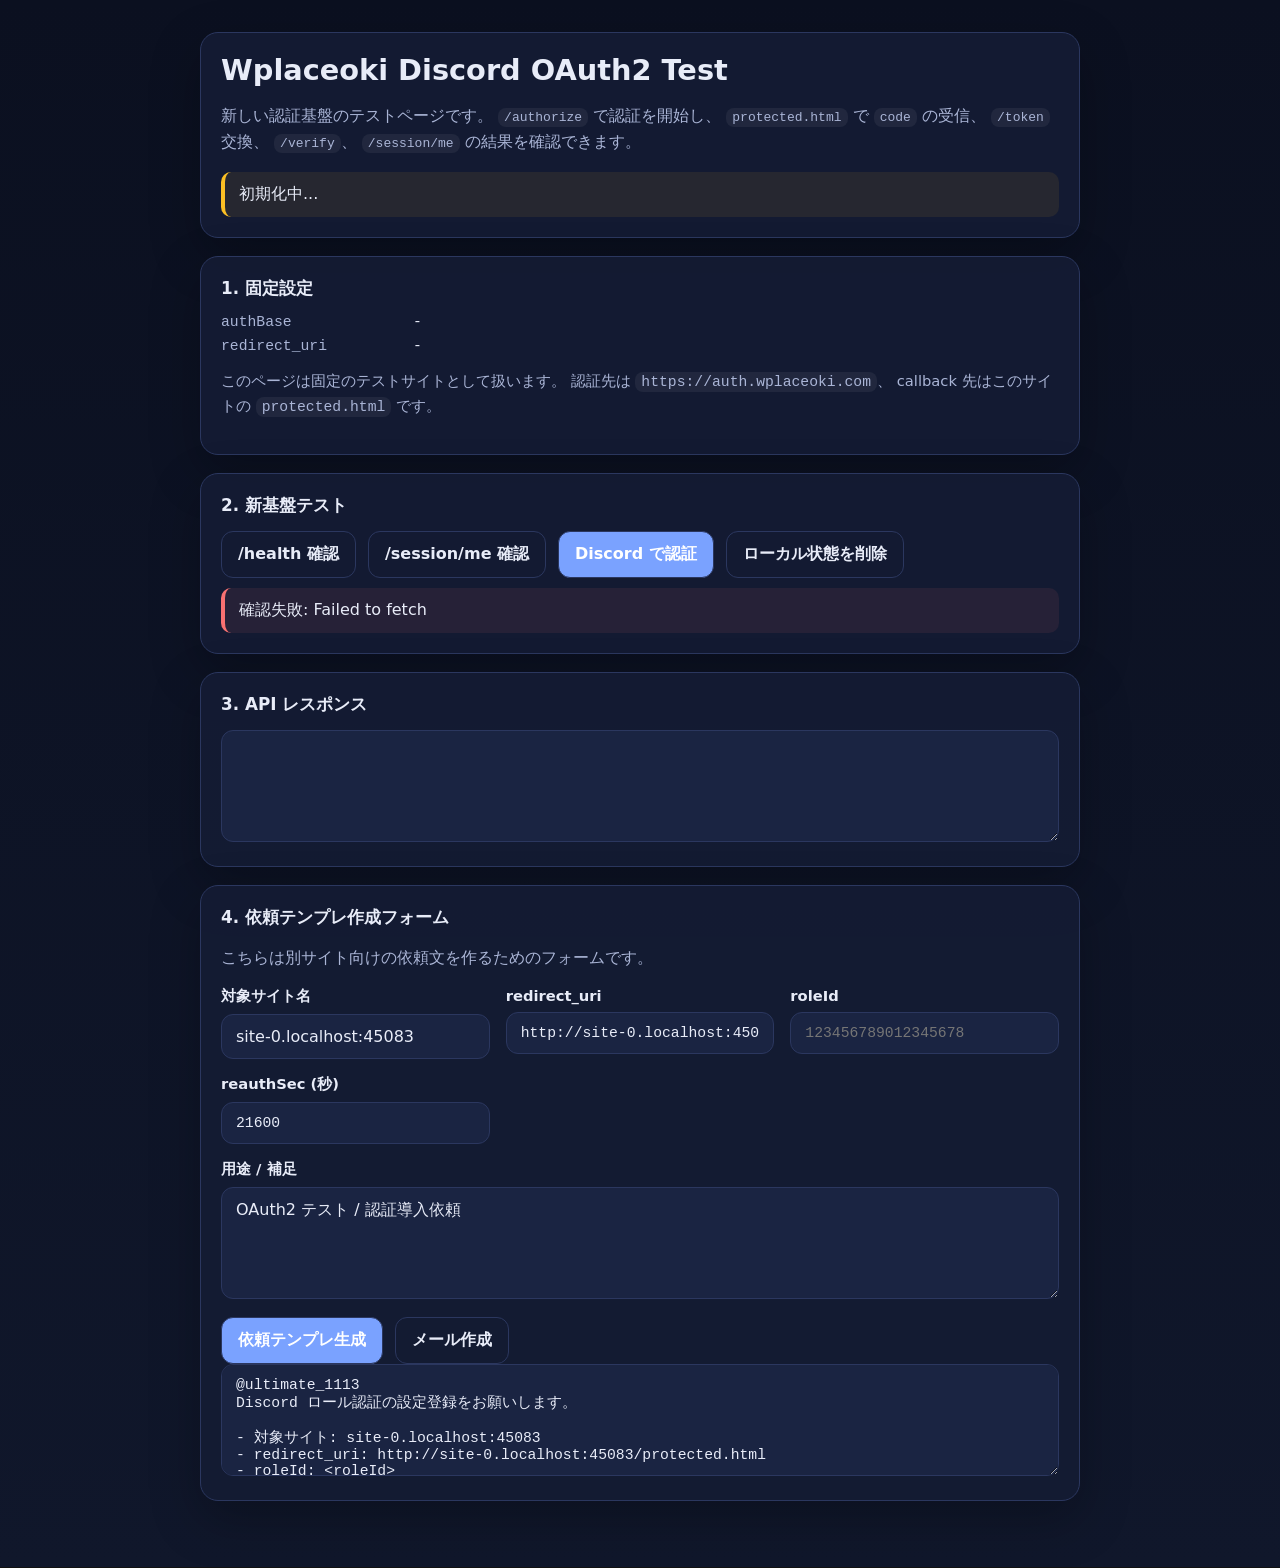
<file: index.html>
<!DOCTYPE html>
<html lang="ja">
<head>
  <meta charset="UTF-8" />
  <meta name="viewport" content="width=device-width, initial-scale=1.0" />
  <title>Wplaceoki OAuth2 Test</title>
  <link rel="stylesheet" href="./style.css" />
</head>
<body>
  <div class="wrap">
    <div class="card">
      <h1>Wplaceoki Discord OAuth2 Test</h1>
      <p>
        新しい認証基盤のテストページです。
        <code>/authorize</code> で認証を開始し、
        <code>protected.html</code> で
        <code>code</code> の受信、
        <code>/token</code> 交換、
        <code>/verify</code>、
        <code>/session/me</code> の結果を確認できます。
      </p>
      <div id="topStatus" class="status warn">初期化中...</div>
    </div>

    <div class="card">
      <h2>1. 固定設定</h2>
      <div class="kv mono">
        <div>authBase</div><div id="authBaseValue">-</div>
        <div>redirect_uri</div><div id="redirectUriValue">-</div>
      </div>
      <p class="small">
        このページは固定のテストサイトとして扱います。
        認証先は <code>https://auth.wplaceoki.com</code>、
        callback 先はこのサイトの <code>protected.html</code> です。
      </p>
    </div>

    <div class="card">
      <h2>2. 新基盤テスト</h2>
      <div class="row">
        <button id="healthBtn" type="button" class="secondary">/health 確認</button>
        <button id="sessionBtn" type="button" class="secondary">/session/me 確認</button>
        <button id="startAuthBtn" type="button">Discord で認証</button>
        <button id="clearLocalBtn" type="button" class="secondary">ローカル状態を削除</button>
      </div>
      <div id="configStatus" class="status">待機中</div>
    </div>

    <div class="card">
      <h2>3. API レスポンス</h2>
      <textarea id="currentConfigOutput" class="mono" readonly></textarea>
    </div>

    <div class="card">
      <h2>4. 依頼テンプレ作成フォーム</h2>
      <p>
        こちらは別サイト向けの依頼文を作るためのフォームです。
      </p>
      <div class="grid">
        <div>
          <label for="reqSiteName">対象サイト名</label>
          <input id="reqSiteName" placeholder="app.wplaceoki.com" />
        </div>
        <div>
          <label for="reqRedirectUri">redirect_uri</label>
          <input id="reqRedirectUri" class="mono" placeholder="https://app.wplaceoki.com/auth/callback" />
        </div>
        <div>
          <label for="reqRoleId">roleId</label>
          <input id="reqRoleId" class="mono" placeholder="123456789012345678" />
        </div>
        <div>
          <label for="reqReauthSec">reauthSec (秒)</label>
          <input id="reqReauthSec" class="mono" type="number" min="60" step="1" placeholder="21600" />
        </div>
      </div>
      <div style="margin-top: 16px;">
        <label for="reqPurpose">用途 / 補足</label>
        <textarea id="reqPurpose" placeholder="一般会員向けサイト / 管理画面 / テスト用途 など"></textarea>
      </div>
      <div class="row" style="margin-top: 14px;">
        <button id="buildTemplateBtn" type="button">依頼テンプレ生成</button>
        <button id="mailtoBtn" type="button" class="secondary">メール作成</button>
      </div>
      <textarea id="requestTemplateOutput" class="mono" readonly></textarea>
    </div>
  </div>

  <script>
    const STATE_KEY = "wplaceoki-oauth-test-state";
    const TOKEN_KEY = "wplaceoki-oauth-test-token";
    const TOKEN_RESPONSE_KEY = "wplaceoki-oauth-test-token-response";

    const els = {
      topStatus: document.getElementById("topStatus"),
      authBaseValue: document.getElementById("authBaseValue"),
      redirectUriValue: document.getElementById("redirectUriValue"),

      healthBtn: document.getElementById("healthBtn"),
      sessionBtn: document.getElementById("sessionBtn"),
      startAuthBtn: document.getElementById("startAuthBtn"),
      clearLocalBtn: document.getElementById("clearLocalBtn"),
      configStatus: document.getElementById("configStatus"),
      currentConfigOutput: document.getElementById("currentConfigOutput"),

      reqSiteName: document.getElementById("reqSiteName"),
      reqRedirectUri: document.getElementById("reqRedirectUri"),
      reqRoleId: document.getElementById("reqRoleId"),
      reqReauthSec: document.getElementById("reqReauthSec"),
      reqPurpose: document.getElementById("reqPurpose"),
      buildTemplateBtn: document.getElementById("buildTemplateBtn"),
      mailtoBtn: document.getElementById("mailtoBtn"),
      requestTemplateOutput: document.getElementById("requestTemplateOutput")
    };

    let authBase = "https://auth.wplaceoki.com";
    let redirectUri = `${location.origin}/protected.html`;

    function setStatus(el, type, text) {
      el.className = `status ${type}`.trim();
      el.textContent = text;
    }

    function clearStatusLater(el, ms = 4000, fallbackText = "待機中") {
      window.setTimeout(() => {
        el.className = "status";
        el.textContent = fallbackText;
      }, ms);
    }

    function randomClientState() {
      return crypto.randomUUID();
    }

    function getAuthorizeUrl() {
      const clientState = randomClientState();
      localStorage.setItem(STATE_KEY, clientState);

      const url = new URL(`${authBase}/authorize`);
      url.searchParams.set("redirect_uri", redirectUri);
      url.searchParams.set("client_state", clientState);
      return url.toString();
    }

    async function loadHealth() {
      try {
        setStatus(els.configStatus, "warn", "/health を確認しています...");

        const res = await fetch(`${authBase}/health`);
        const data = await res.json();

        els.currentConfigOutput.value = JSON.stringify(data, null, 2);
        els.authBaseValue.textContent = authBase;
        els.redirectUriValue.textContent = redirectUri;

        if (!data.ok) {
          setStatus(els.configStatus, "err", `確認失敗: ${res.status}`);
          return;
        }

        setStatus(els.configStatus, "ok", "/health は正常です。");
        setStatus(
          els.topStatus,
          "ok",
          [
            "新基盤テストページの準備ができました。",
            `authBase: ${authBase}`,
            `redirect_uri: ${redirectUri}`
          ].join("\n")
        );
      } catch (error) {
        setStatus(
          els.configStatus,
          "err",
          `確認失敗: ${error instanceof Error ? error.message : String(error)}`
        );
      }
    }

    async function loadSession() {
      try {
        setStatus(els.configStatus, "warn", "/session/me を確認しています...");

        const url = new URL(`${authBase}/session/me`);
        url.searchParams.set("redirect_uri", redirectUri);

        const res = await fetch(url, {
          credentials: "include"
        });
        const data = await res.json();

        els.currentConfigOutput.value = JSON.stringify(data, null, 2);

        if (!data.ok) {
          setStatus(els.configStatus, "err", `確認失敗: ${res.status}`);
          return;
        }

        if (data.authenticated && data.authorized) {
          setStatus(els.configStatus, "ok", "共有セッション・grant ともに有効です。");
        } else if (data.authenticated) {
          setStatus(els.configStatus, "warn", "共有セッションはありますが、この redirect_uri の grant はありません。");
        } else {
          setStatus(els.configStatus, "warn", "共有セッションはありません。未認証です。");
        }
      } catch (error) {
        setStatus(
          els.configStatus,
          "err",
          `確認失敗: ${error instanceof Error ? error.message : String(error)}`
        );
      }
    }

    function startAuth() {
      const authUrl = getAuthorizeUrl();
      const opened = window.open(authUrl, "_blank", "noopener,noreferrer");

      if (!opened) {
        setStatus(
          els.configStatus,
          "err",
          "新しいタブを開けませんでした。ポップアップブロックを確認してください。"
        );
        clearStatusLater(els.configStatus, 5000);
        return;
      }

      setStatus(els.configStatus, "ok", "認証を新しいタブで開始しました。");
      clearStatusLater(els.configStatus, 2500);
    }

    function clearLocalState() {
      localStorage.removeItem(STATE_KEY);
      localStorage.removeItem(TOKEN_KEY);
      localStorage.removeItem(TOKEN_RESPONSE_KEY);
      setStatus(els.configStatus, "warn", "ローカル状態を削除しました。");
      clearStatusLater(els.configStatus, 2500);
    }

    function buildRequestTemplate() {
      const siteName = els.reqSiteName.value.trim();
      const reqRedirectUri = els.reqRedirectUri.value.trim();
      const reqRoleId = els.reqRoleId.value.trim();
      const reqReauthSec = els.reqReauthSec.value.trim();
      const reqPurpose = els.reqPurpose.value.trim();

      const lines = [
        "@ultimate_1113",
        "Discord ロール認証の設定登録をお願いします。",
        "",
        `- 対象サイト: ${siteName || "<対象サイト名>"}`,
        `- redirect_uri: ${reqRedirectUri || "<redirect_uri>"}`,
        `- roleId: ${reqRoleId || "<roleId>"}`,
        `- reauthSec: ${reqReauthSec || "<reauthSec>"}`,
        "- enabled: true",
        `- 用途: ${reqPurpose || "<用途>"}`,
      ];

      const text = lines.join("\n");
      els.requestTemplateOutput.value = text;
      return text;
    }

    function openMailto() {
      const body = buildRequestTemplate();
      const subject = "Discord ロール認証 設定依頼";
      const mailto = `mailto:ultimate_1113.tech@wplaceoki.com?subject=${encodeURIComponent(subject)}&body=${encodeURIComponent(body)}`;
      location.href = mailto;
    }

    function initRequestFormDefaults() {
      els.reqSiteName.value = location.host;
      els.reqRedirectUri.value = redirectUri;
      els.reqRoleId.value = "";
      els.reqReauthSec.value = "21600";
      els.reqPurpose.value = "OAuth2 テスト / 認証導入依頼";
      buildRequestTemplate();
    }

    async function init() {
      els.healthBtn.addEventListener("click", loadHealth);
      els.sessionBtn.addEventListener("click", loadSession);
      els.startAuthBtn.addEventListener("click", startAuth);
      els.clearLocalBtn.addEventListener("click", clearLocalState);
      els.buildTemplateBtn.addEventListener("click", buildRequestTemplate);
      els.mailtoBtn.addEventListener("click", openMailto);

      await loadHealth();
      initRequestFormDefaults();
    }

    init();
  </script>
</body>
</html>
</file>
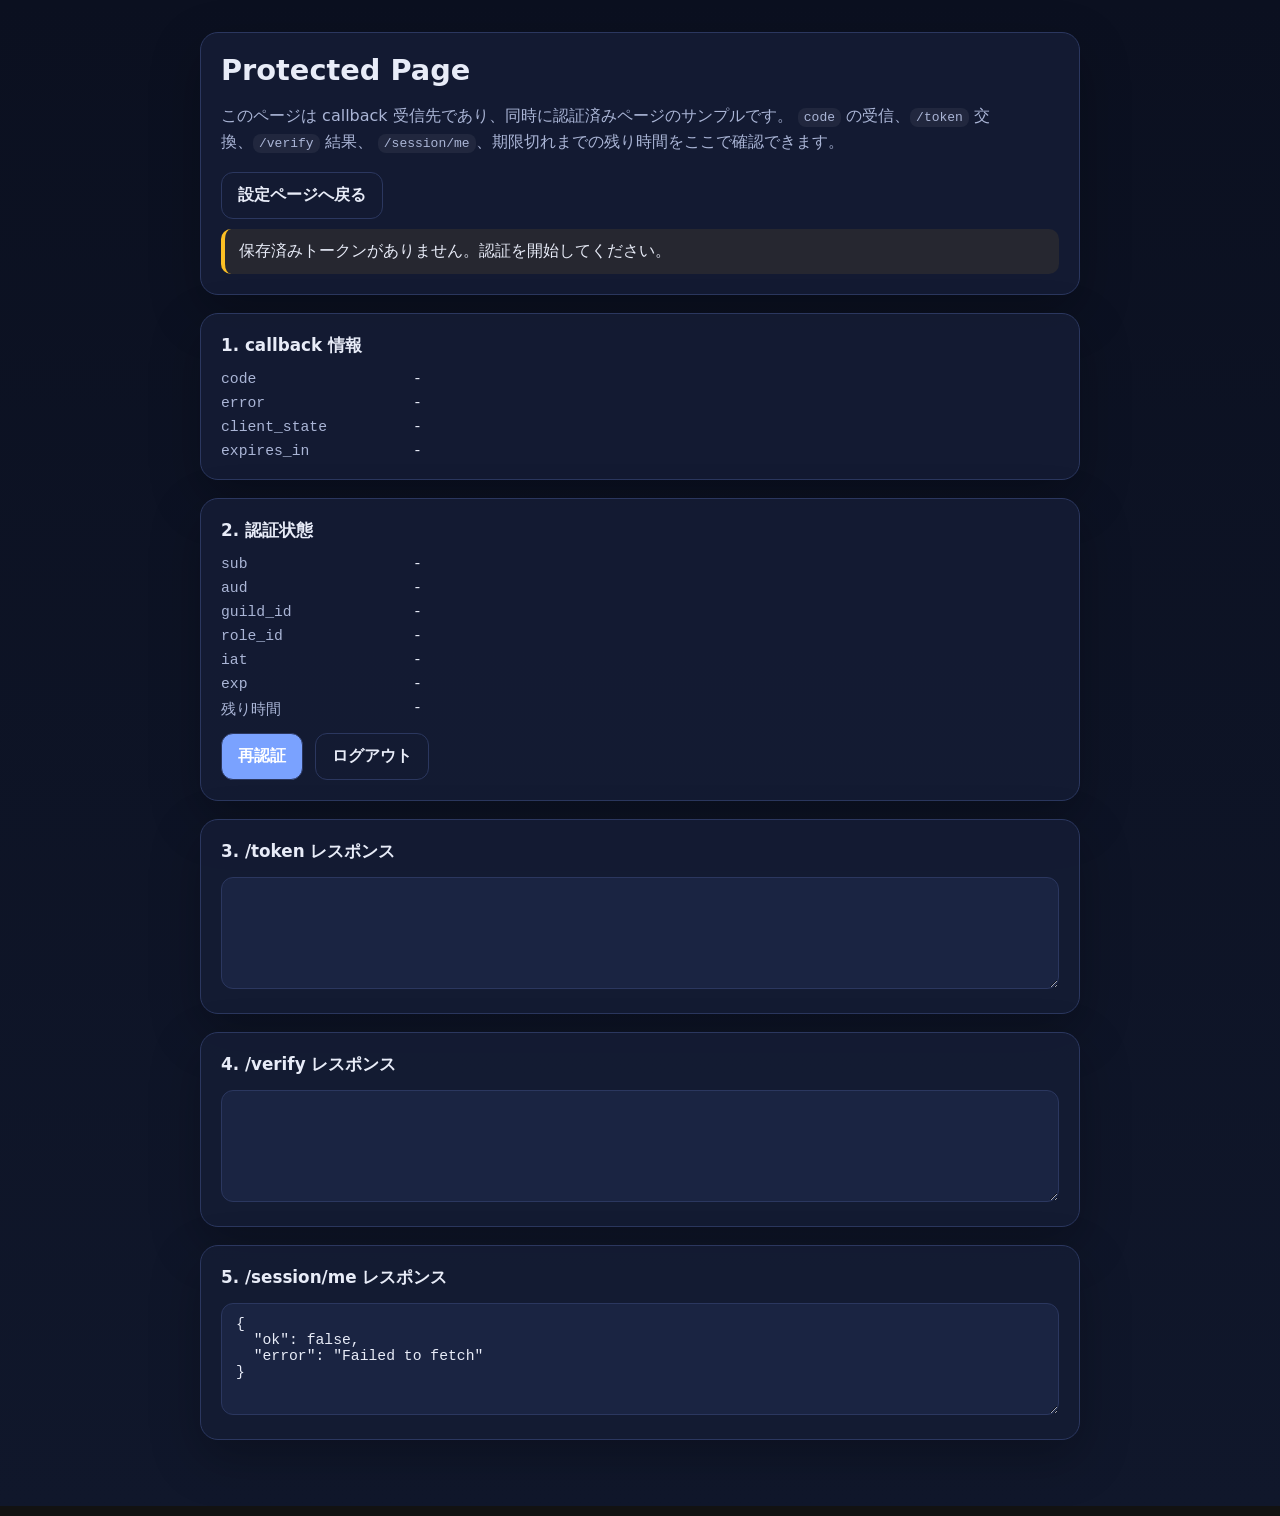
<file: protected.html>
<!DOCTYPE html>
<html lang="ja">
<head>
  <meta charset="UTF-8" />
  <meta name="viewport" content="width=device-width, initial-scale=1.0" />
  <title>Protected Page - Wplaceoki OAuth2 Test</title>
  <link rel="stylesheet" href="./style.css" />
</head>
<body>
  <div class="wrap">
    <div class="card">
      <h1>Protected Page</h1>
      <p>
        このページは callback 受信先であり、同時に認証済みページのサンプルです。
        <code>code</code> の受信、<code>/token</code> 交換、<code>/verify</code> 結果、
        <code>/session/me</code>、期限切れまでの残り時間をここで確認できます。
      </p>
      <div class="row">
        <a class="button-link secondary" href="./index.html">設定ページへ戻る</a>
      </div>
      <div id="pageStatus" class="status warn">初期化中...</div>
    </div>

    <div class="card">
      <h2>1. callback 情報</h2>
      <div class="kv mono">
        <div>code</div><div id="codeValue">-</div>
        <div>error</div><div id="errorValue">-</div>
        <div>client_state</div><div id="clientStateValue">-</div>
        <div>expires_in</div><div id="expiresInValue">-</div>
      </div>
    </div>

    <div class="card">
      <h2>2. 認証状態</h2>
      <div class="kv mono">
        <div>sub</div><div id="subValue">-</div>
        <div>aud</div><div id="audValue">-</div>
        <div>guild_id</div><div id="guildValue">-</div>
        <div>role_id</div><div id="roleValue">-</div>
        <div>iat</div><div id="iatValue">-</div>
        <div>exp</div><div id="expValue">-</div>
        <div>残り時間</div><div id="remainingValue">-</div>
      </div>
      <div class="row" style="margin-top: 14px;">
        <button id="reauthBtn" type="button">再認証</button>
        <button id="logoutBtn" type="button" class="secondary">ログアウト</button>
      </div>
    </div>

    <div class="card">
      <h2>3. /token レスポンス</h2>
      <textarea id="tokenOutput" class="mono" readonly></textarea>
    </div>

    <div class="card">
      <h2>4. /verify レスポンス</h2>
      <textarea id="verifyOutput" class="mono" readonly></textarea>
    </div>

    <div class="card">
      <h2>5. /session/me レスポンス</h2>
      <textarea id="sessionOutput" class="mono" readonly></textarea>
    </div>

    <div class="card" id="protectedContentCard" style="display: none;">
      <h2>6. 保護された内容</h2>
      <p>
        ここが、認証に成功し、有効期限内のみ表示される保護コンテンツのサンプルです。
      </p>
      <div class="status ok">
        トークンが有効なので閲覧可能です。
      </div>
    </div>
  </div>

  <script>
    const STATE_KEY = "wplaceoki-oauth-test-state";
    const TOKEN_KEY = "wplaceoki-oauth-test-token";
    const TOKEN_RESPONSE_KEY = "wplaceoki-oauth-test-token-response";

    const authBase = "https://auth.wplaceoki.com";
    const redirectUri = location.href.split("?")[0].split("#")[0];

    const els = {
      pageStatus: document.getElementById("pageStatus"),
      codeValue: document.getElementById("codeValue"),
      errorValue: document.getElementById("errorValue"),
      clientStateValue: document.getElementById("clientStateValue"),
      expiresInValue: document.getElementById("expiresInValue"),

      subValue: document.getElementById("subValue"),
      audValue: document.getElementById("audValue"),
      guildValue: document.getElementById("guildValue"),
      roleValue: document.getElementById("roleValue"),
      iatValue: document.getElementById("iatValue"),
      expValue: document.getElementById("expValue"),
      remainingValue: document.getElementById("remainingValue"),

      tokenOutput: document.getElementById("tokenOutput"),
      verifyOutput: document.getElementById("verifyOutput"),
      sessionOutput: document.getElementById("sessionOutput"),
      reauthBtn: document.getElementById("reauthBtn"),
      logoutBtn: document.getElementById("logoutBtn"),
      protectedContentCard: document.getElementById("protectedContentCard")
    };

    let currentClaims = null;
    let timerId = null;

    function setStatus(type, text) {
      els.pageStatus.className = `status ${type}`.trim();
      els.pageStatus.textContent = text;
    }

    function parseQuery() {
      const url = new URL(location.href);
      return {
        code: url.searchParams.get("code") || "",
        error: url.searchParams.get("error") || "",
        clientState: url.searchParams.get("client_state") || "",
        expiresIn: url.searchParams.get("expires_in") || ""
      };
    }

    function renderQueryInfo() {
      const q = parseQuery();
      els.codeValue.textContent = q.code || "-";
      els.errorValue.textContent = q.error || "-";
      els.clientStateValue.textContent = q.clientState || "-";
      els.expiresInValue.textContent = q.expiresIn || "-";
    }

    function formatUnixTime(sec) {
      if (!sec) return "-";
      return new Date(sec * 1000).toLocaleString("ja-JP");
    }

    function formatRemaining(sec) {
      if (sec <= 0) return "期限切れ";
      const h = Math.floor(sec / 3600);
      const m = Math.floor((sec % 3600) / 60);
      const s = sec % 60;
      return `${h}時間 ${m}分 ${s}秒`;
    }

    function setProtectedVisible(visible) {
      els.protectedContentCard.style.display = visible ? "" : "none";
    }

    function renderClaims(claims) {
      currentClaims = claims;
      els.subValue.textContent = claims.sub || "-";
      els.audValue.textContent = claims.aud || "-";
      els.guildValue.textContent = claims.guild_id || "-";
      els.roleValue.textContent = claims.role_id || "-";
      els.iatValue.textContent = formatUnixTime(claims.iat);
      els.expValue.textContent = formatUnixTime(claims.exp);
      updateRemaining();
    }

    function clearClaims() {
      currentClaims = null;
      els.subValue.textContent = "-";
      els.audValue.textContent = "-";
      els.guildValue.textContent = "-";
      els.roleValue.textContent = "-";
      els.iatValue.textContent = "-";
      els.expValue.textContent = "-";
      els.remainingValue.textContent = "-";
    }

    function updateRemaining() {
      if (!currentClaims || !currentClaims.exp) {
        els.remainingValue.textContent = "-";
        return;
      }

      const now = Math.floor(Date.now() / 1000);
      const remain = currentClaims.exp - now;
      els.remainingValue.textContent = formatRemaining(remain);

      if (remain <= 0) {
        localStorage.removeItem(TOKEN_KEY);
        localStorage.removeItem(TOKEN_RESPONSE_KEY);
        clearInterval(timerId);
        clearClaims();
        setProtectedVisible(false);
        setStatus("err", "トークンの有効期限が切れました。再認証してください。");
      }
    }

    async function exchangeCode(code) {
      setStatus("warn", "/token を呼び出しています...");

      const res = await fetch(`${authBase}/token`, {
        method: "POST",
        headers: { "Content-Type": "application/json" },
        body: JSON.stringify({
          code,
          redirect_uri: redirectUri
        })
      });

      const data = await res.json();
      els.tokenOutput.value = JSON.stringify(data, null, 2);

      if (!data.ok) {
        setProtectedVisible(false);
        setStatus("err", `/token 失敗: ${data.error || res.status}`);
        return false;
      }

      localStorage.setItem(TOKEN_KEY, data.access_token || "");
      localStorage.setItem(TOKEN_RESPONSE_KEY, JSON.stringify(data));
      return true;
    }

    async function verifyToken() {
      const token = localStorage.getItem(TOKEN_KEY) || "";

      if (!token) {
        setProtectedVisible(false);
        clearClaims();
        setStatus("warn", "保存済みトークンがありません。認証を開始してください。");
        return false;
      }

      const res = await fetch(`${authBase}/verify`, {
        headers: {
          "Authorization": `Bearer ${token}`
        }
      });

      const data = await res.json();
      els.verifyOutput.value = JSON.stringify(data, null, 2);

      if (!data.ok || !data.claims) {
        localStorage.removeItem(TOKEN_KEY);
        localStorage.removeItem(TOKEN_RESPONSE_KEY);
        clearClaims();
        setProtectedVisible(false);
        setStatus("err", `トークンが無効です: ${data.error || res.status}`);
        return false;
      }

      renderClaims(data.claims);
      setProtectedVisible(true);
      setStatus("ok", "トークンは有効です。保護ページを利用できます。");

      clearInterval(timerId);
      timerId = setInterval(updateRemaining, 1000);
      return true;
    }

    async function loadSessionMe() {
      try {
        const url = new URL(`${authBase}/session/me`);
        url.searchParams.set("redirect_uri", redirectUri);

        const res = await fetch(url, {
          credentials: "include"
        });
        const data = await res.json();
        els.sessionOutput.value = JSON.stringify(data, null, 2);
      } catch (error) {
        els.sessionOutput.value = JSON.stringify(
          { ok: false, error: error instanceof Error ? error.message : String(error) },
          null,
          2
        );
      }
    }

    async function processPage() {
      renderQueryInfo();

      const q = parseQuery();
      const expectedState = localStorage.getItem(STATE_KEY) || "";

      if (q.error) {
        setProtectedVisible(false);
        await loadSessionMe();
        setStatus("err", `認証失敗: ${q.error}`);
        return;
      }

      if (q.code) {
        if (!q.clientState || !expectedState || q.clientState !== expectedState) {
          setProtectedVisible(false);
          await loadSessionMe();
          setStatus("err", "client_state が一致しません。");
          return;
        }

        const exchanged = await exchangeCode(q.code);
        if (!exchanged) {
          await loadSessionMe();
          return;
        }

        history.replaceState({}, "", redirectUri);
      }

      const tokenResponseRaw = localStorage.getItem(TOKEN_RESPONSE_KEY);
      if (tokenResponseRaw) {
        try {
          els.tokenOutput.value = JSON.stringify(JSON.parse(tokenResponseRaw), null, 2);
        } catch {
          els.tokenOutput.value = tokenResponseRaw;
        }
      }

      await verifyToken();
      await loadSessionMe();
    }

    async function logout() {
      try {
        await fetch(`${authBase}/logout`, {
          method: "POST",
          credentials: "include"
        });
      } catch {}

      localStorage.removeItem(TOKEN_KEY);
      localStorage.removeItem(TOKEN_RESPONSE_KEY);
      localStorage.removeItem(STATE_KEY);
      clearInterval(timerId);
      clearClaims();
      setProtectedVisible(false);
      els.tokenOutput.value = "";
      els.verifyOutput.value = "";
      els.sessionOutput.value = "";
      history.replaceState({}, "", redirectUri);
      renderQueryInfo();
      setStatus("warn", "ログアウトしました。");
    }

    els.reauthBtn.addEventListener("click", () => {
      location.href = "./index.html";
    });

    els.logoutBtn.addEventListener("click", () => {
      logout();
    });

    processPage();
  </script>
</body>
</html>
</file>
<file: style.css>
:root {
  color-scheme: dark;
  --bg: #0b1020;
  --panel: #141c33;
  --panel-2: #1a2442;
  --text: #e8ecf8;
  --muted: #aab5d6;
  --accent: #7aa2ff;
  --ok: #4ade80;
  --warn: #fbbf24;
  --err: #f87171;
  --border: #2b375f;
}

* {
  box-sizing: border-box;
}

body {
  margin: 0;
  font-family: system-ui, -apple-system, BlinkMacSystemFont, "Segoe UI", sans-serif;
  background: linear-gradient(180deg, #0b1020 0%, #10172b 100%);
  color: var(--text);
  min-height: 100vh;
}

.wrap {
  max-width: 920px;
  margin: 0 auto;
  padding: 32px 20px 48px;
}

.card {
  background: rgba(20, 28, 51, 0.92);
  border: 1px solid var(--border);
  border-radius: 18px;
  padding: 20px;
  box-shadow: 0 18px 50px rgba(0, 0, 0, 0.25);
  margin-bottom: 18px;
}

h1,
h2 {
  margin: 0 0 14px;
}

h1 {
  font-size: 1.8rem;
}

h2 {
  font-size: 1.05rem;
  color: var(--text);
}

p,
li {
  line-height: 1.65;
  color: var(--muted);
}

.grid {
  display: grid;
  grid-template-columns: repeat(auto-fit, minmax(260px, 1fr));
  gap: 16px;
}

label {
  display: block;
  font-size: 0.92rem;
  font-weight: 600;
  margin-bottom: 8px;
  color: var(--text);
}

input,
textarea {
  width: 100%;
  background: var(--panel-2);
  color: var(--text);
  border: 1px solid var(--border);
  border-radius: 12px;
  padding: 12px 14px;
  font: inherit;
}

textarea {
  min-height: 112px;
  resize: vertical;
}

.row {
  display: flex;
  gap: 12px;
  flex-wrap: wrap;
}

button,
.button-link {
  appearance: none;
  border: 1px solid var(--border);
  background: var(--accent);
  color: white;
  border-radius: 12px;
  padding: 12px 16px;
  font: inherit;
  font-weight: 700;
  cursor: pointer;
  text-decoration: none;
  display: inline-block;
}

button.secondary,
.button-link.secondary {
  background: transparent;
  color: var(--text);
}

.mono {
  font-family: ui-monospace, SFMono-Regular, Menlo, Consolas, monospace;
  font-size: 0.92rem;
  word-break: break-all;
}

.status {
  border-left: 4px solid var(--accent);
  padding: 12px 14px;
  border-radius: 10px;
  background: rgba(122, 162, 255, 0.08);
  margin-top: 10px;
  white-space: pre-wrap;
}

.status.ok {
  border-left-color: var(--ok);
  background: rgba(74, 222, 128, 0.08);
}

.status.warn {
  border-left-color: var(--warn);
  background: rgba(251, 191, 36, 0.08);
}

.status.err {
  border-left-color: var(--err);
  background: rgba(248, 113, 113, 0.08);
}

code {
  background: rgba(255, 255, 255, 0.06);
  border-radius: 8px;
  padding: 2px 6px;
}

.small {
  font-size: 0.92rem;
}

.kv {
  display: grid;
  grid-template-columns: 180px 1fr;
  gap: 8px 12px;
  align-items: start;
}

.kv > div:nth-child(odd) {
  color: var(--muted);
  font-size: 0.92rem;
}

.list {
  margin: 0;
  padding-left: 1.2rem;
}

@media (max-width: 640px) {
  .kv {
    grid-template-columns: 1fr;
  }
}
</file>
